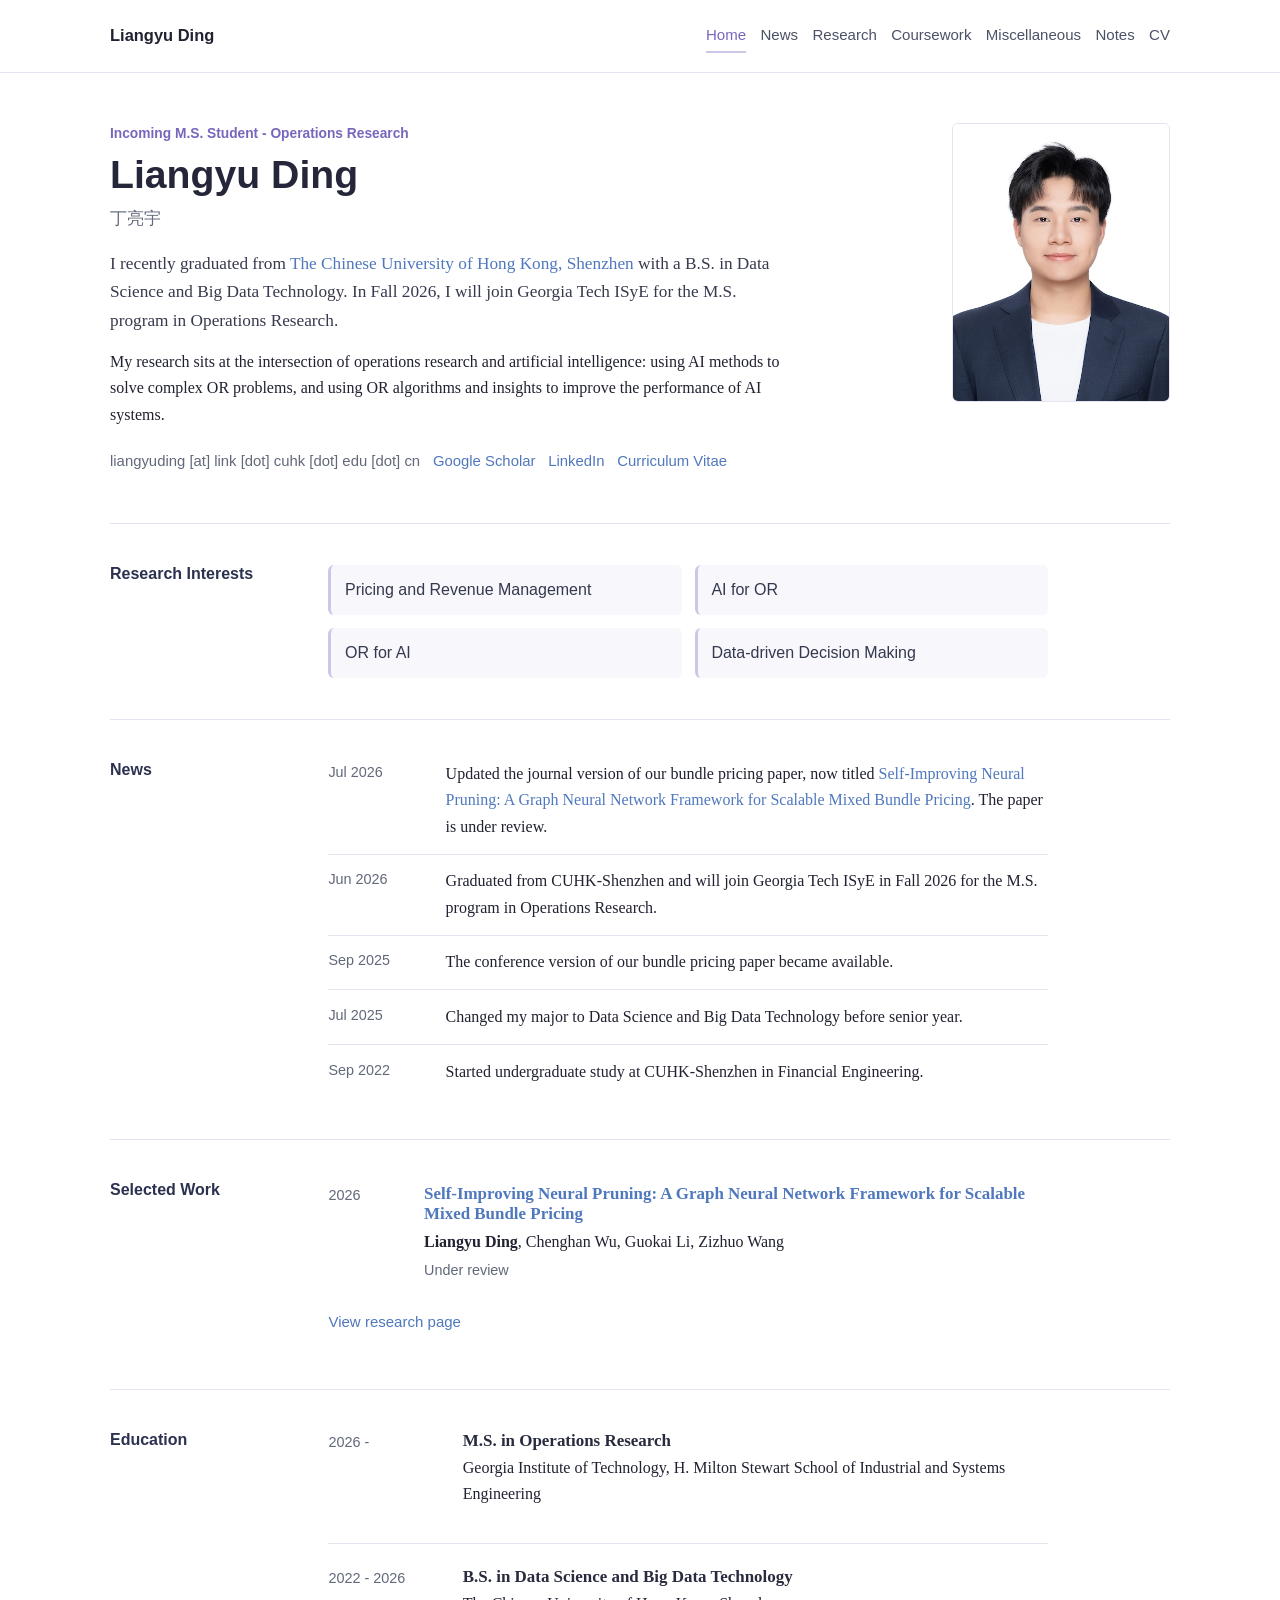
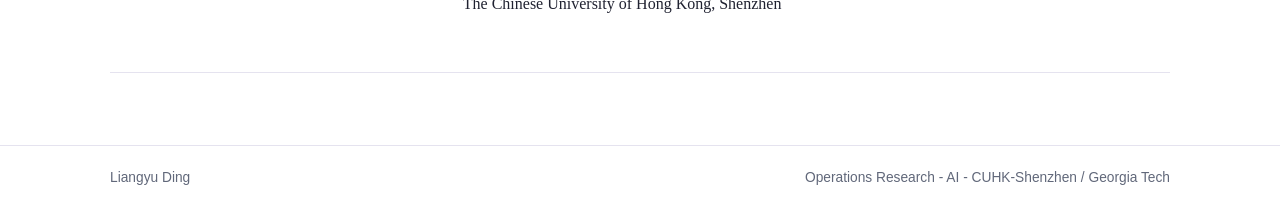
<file: index.html>
<!doctype html>
<html lang="en">
<head>
  <meta charset="utf-8">
  <meta name="viewport" content="width=device-width, initial-scale=1">
  <title>Liangyu Ding</title>
  <meta name="description" content="Liangyu Ding, incoming M.S. student in Operations Research at Georgia Tech ISyE.">
  <link rel="stylesheet" href="jemdoc.css?v=20260704">
</head>
<body>
  <a class="skip-link" href="#content">Skip to content</a>

  <header class="site-header">
    <div class="site-header__inner">
      <a class="site-name" href="index.html">Liangyu Ding</a>
      <nav class="site-nav" aria-label="Primary navigation">
        <a href="index.html" aria-current="page">Home</a>
        <a href="#news">News</a>
        <a href="research.html">Research</a>
        <a href="teaching.html">Coursework</a>
        <a href="misc.html">Miscellaneous</a>
        <a href="notes.html">Notes</a>
        <a href="CV/Liangyu_CV.pdf">CV</a>
      </nav>
    </div>
  </header>

  <main id="content" class="page">
    <section class="profile">
      <div class="profile__text">
        <p class="eyebrow">Incoming M.S. Student - Operations Research</p>
        <h1>Liangyu Ding</h1>
        <p class="chinese-name">丁亮宇</p>
        <p class="lead">
          I recently graduated from <a href="https://www.cuhk.edu.cn/en" target="_blank" rel="noopener">The Chinese University of Hong Kong, Shenzhen</a>
          with a B.S. in Data Science and Big Data Technology. In Fall 2026, I will join
          Georgia Tech ISyE for the M.S. program in Operations Research.
        </p>
        <p>
          My research sits at the intersection of operations research and artificial intelligence:
          using AI methods to solve complex OR problems, and using OR algorithms and insights to
          improve the performance of AI systems.
        </p>
        <div class="quick-links" aria-label="Profile links">
          <span>liangyuding [at] link [dot] cuhk [dot] edu [dot] cn</span>
          <a href="https://scholar.google.com/citations?hl=zh-CN&amp;user=XsLrz0gAAAAJ" target="_blank" rel="noopener">Google Scholar</a>
          <a href="https://www.linkedin.com/in/liangyu-ding" target="_blank" rel="noopener">LinkedIn</a>
          <a href="CV/Liangyu_CV.pdf">Curriculum Vitae</a>
        </div>
      </div>

      <figure class="portrait">
        <img src="Photos/photo.JPG" alt="Portrait of Liangyu Ding">
      </figure>
    </section>

    <section id="about" class="section-row">
      <div class="section-label">
        <h2>Research Interests</h2>
      </div>
      <div class="section-body">
        <ul class="interest-grid" aria-label="Research interests">
          <li>Pricing and Revenue Management</li>
          <li>AI for OR</li>
          <li>OR for AI</li>
          <li>Data-driven Decision Making</li>
        </ul>
      </div>
    </section>

    <section id="news" class="section-row">
      <div class="section-label">
        <h2>News</h2>
      </div>
      <div class="section-body">
        <ol class="news-list">
          <li>
            <time datetime="2026-07">Jul 2026</time>
            <span>Updated the journal version of our bundle pricing paper, now titled <a href="https://arxiv.org/pdf/2509.22557" target="_blank" rel="noopener">Self-Improving Neural Pruning: A Graph Neural Network Framework for Scalable Mixed Bundle Pricing</a>. The paper is under review.</span>
          </li>
          <li>
            <time datetime="2026-06">Jun 2026</time>
            <span>Graduated from CUHK-Shenzhen and will join Georgia Tech ISyE in Fall 2026 for the M.S. program in Operations Research.</span>
          </li>
          <li>
            <time datetime="2025-09">Sep 2025</time>
            <span>The conference version of our bundle pricing paper became available.</span>
          </li>
          <li>
            <time datetime="2025-07">Jul 2025</time>
            <span>Changed my major to Data Science and Big Data Technology before senior year.</span>
          </li>
          <li>
            <time datetime="2022-09">Sep 2022</time>
            <span>Started undergraduate study at CUHK-Shenzhen in Financial Engineering.</span>
          </li>
        </ol>
      </div>
    </section>

    <section id="research" class="section-row">
      <div class="section-label">
        <h2>Selected Work</h2>
      </div>
      <div class="section-body">
        <article class="publication">
          <div class="publication__year">2026</div>
          <div>
            <h3><a href="https://arxiv.org/pdf/2509.22557" target="_blank" rel="noopener">Self-Improving Neural Pruning: A Graph Neural Network Framework for Scalable Mixed Bundle Pricing</a></h3>
            <p><strong>Liangyu Ding</strong>, Chenghan Wu, Guokai Li, Zizhuo Wang</p>
            <p class="meta">Under review</p>
          </div>
        </article>
        <p class="section-note"><a href="research.html">View research page</a></p>
      </div>
    </section>

    <section id="education" class="section-row">
      <div class="section-label">
        <h2>Education</h2>
      </div>
      <div class="section-body">
        <div class="timeline-item">
          <div class="timeline-item__date">2026 -</div>
          <div>
            <h3>M.S. in Operations Research</h3>
            <p>Georgia Institute of Technology, H. Milton Stewart School of Industrial and Systems Engineering</p>
          </div>
        </div>
        <div class="timeline-item">
          <div class="timeline-item__date">2022 - 2026</div>
          <div>
            <h3>B.S. in Data Science and Big Data Technology</h3>
            <p>The Chinese University of Hong Kong, Shenzhen</p>
          </div>
        </div>
      </div>
    </section>
  </main>

  <footer class="site-footer">
    <div class="site-footer__inner">
      <span>Liangyu Ding</span>
      <span>Operations Research - AI - CUHK-Shenzhen / Georgia Tech</span>
    </div>
  </footer>
</body>
</html>
</file>
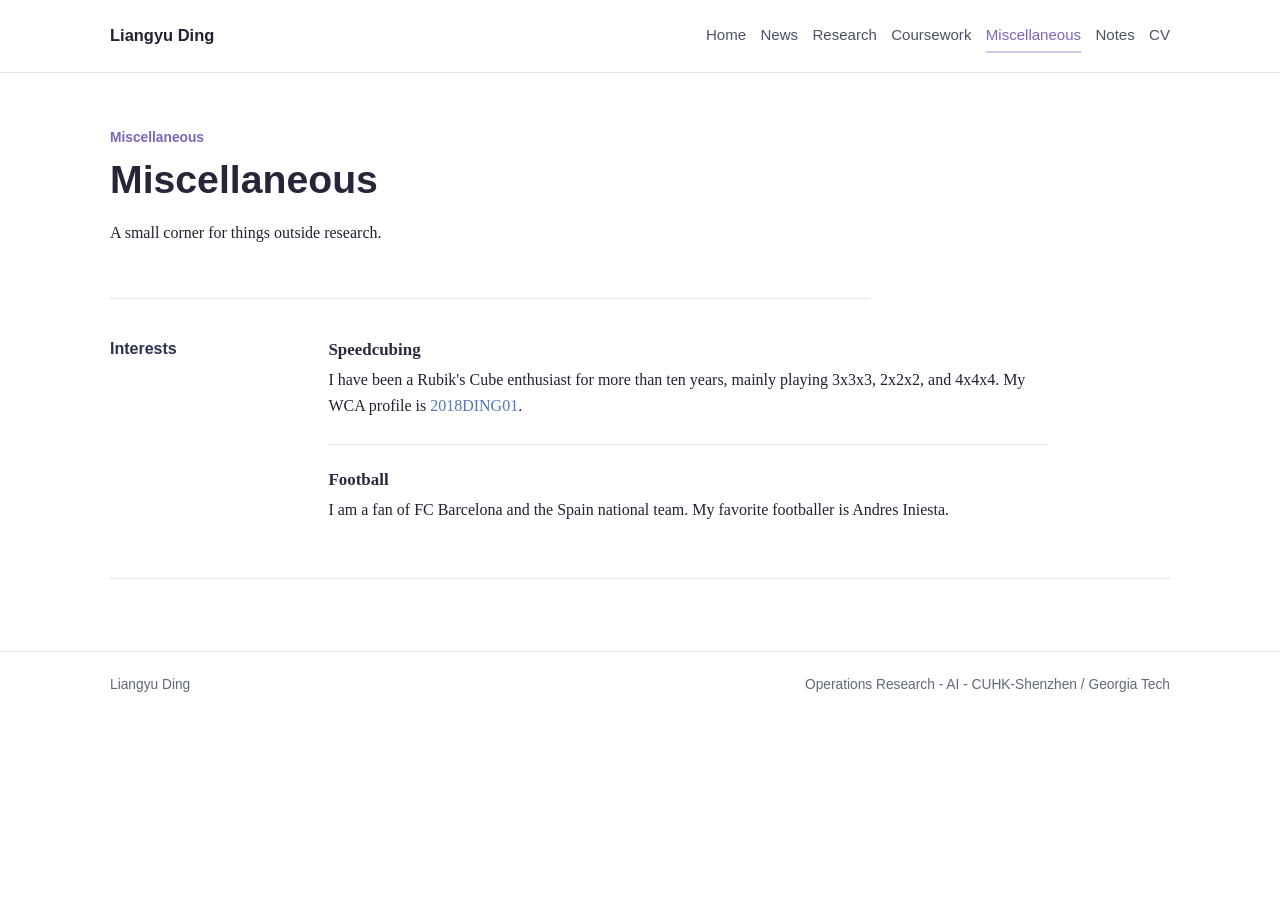
<file: misc.html>
<!doctype html>
<html lang="en">
<head>
  <meta charset="utf-8">
  <meta name="viewport" content="width=device-width, initial-scale=1">
  <title>Miscellaneous - Liangyu Ding</title>
  <meta name="description" content="Miscellaneous interests of Liangyu Ding.">
  <link rel="stylesheet" href="jemdoc.css?v=20260704">
</head>
<body>
  <a class="skip-link" href="#content">Skip to content</a>

  <header class="site-header">
    <div class="site-header__inner">
      <a class="site-name" href="index.html">Liangyu Ding</a>
      <nav class="site-nav" aria-label="Primary navigation">
        <a href="index.html">Home</a>
        <a href="index.html#news">News</a>
        <a href="research.html">Research</a>
        <a href="teaching.html">Coursework</a>
        <a href="misc.html" aria-current="page">Miscellaneous</a>
        <a href="notes.html">Notes</a>
        <a href="CV/Liangyu_CV.pdf">CV</a>
      </nav>
    </div>
  </header>

  <main id="content" class="page page--sub">
    <section class="page-title">
      <p class="eyebrow">Miscellaneous</p>
      <h1>Miscellaneous</h1>
      <p>A small corner for things outside research.</p>
    </section>

    <section class="section-row">
      <div class="section-label">
        <h2>Interests</h2>
      </div>
      <div class="section-body">
        <div class="course-group">
          <h3>Speedcubing</h3>
          <p>
            I have been a Rubik's Cube enthusiast for more than ten years, mainly playing 3x3x3,
            2x2x2, and 4x4x4. My WCA profile is
            <a href="https://www.worldcubeassociation.org/persons/2018DING01" target="_blank" rel="noopener">2018DING01</a>.
          </p>
        </div>
        <div class="course-group">
          <h3>Football</h3>
          <p>
            I am a fan of FC Barcelona and the Spain national team. My favorite footballer is
            Andres Iniesta.
          </p>
        </div>
      </div>
    </section>
  </main>

  <footer class="site-footer">
    <div class="site-footer__inner">
      <span>Liangyu Ding</span>
      <span>Operations Research - AI - CUHK-Shenzhen / Georgia Tech</span>
    </div>
  </footer>
</body>
</html>
</file>
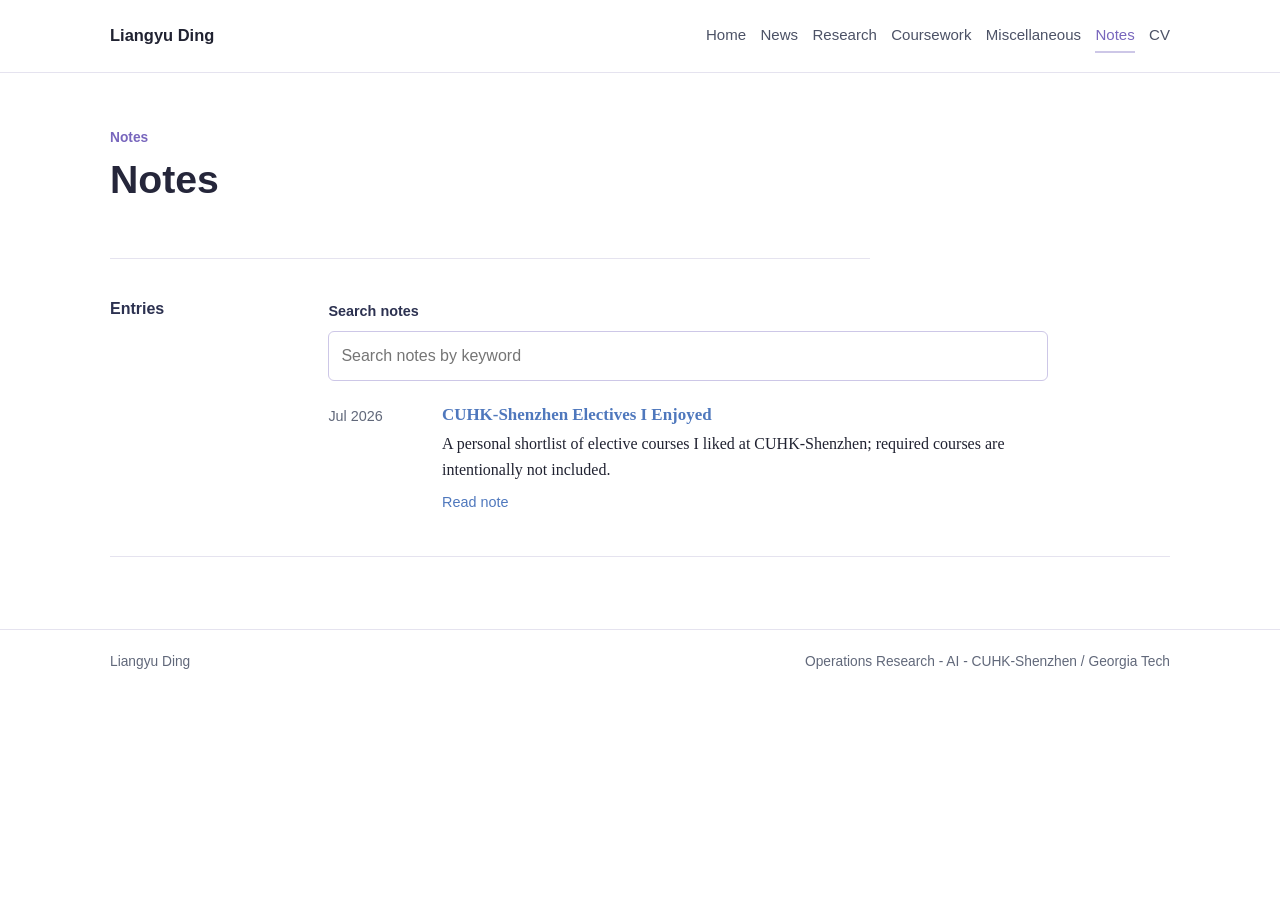
<file: notes.html>
<!doctype html>
<html lang="en">
<head>
  <meta charset="utf-8">
  <meta name="viewport" content="width=device-width, initial-scale=1">
  <title>Notes - Liangyu Ding</title>
  <meta name="description" content="Notes by Liangyu Ding.">
  <link rel="stylesheet" href="jemdoc.css?v=20260704">
</head>
<body>
  <a class="skip-link" href="#content">Skip to content</a>

  <header class="site-header">
    <div class="site-header__inner">
      <a class="site-name" href="index.html">Liangyu Ding</a>
      <nav class="site-nav" aria-label="Primary navigation">
        <a href="index.html">Home</a>
        <a href="index.html#news">News</a>
        <a href="research.html">Research</a>
        <a href="teaching.html">Coursework</a>
        <a href="misc.html">Miscellaneous</a>
        <a href="notes.html" aria-current="page">Notes</a>
        <a href="CV/Liangyu_CV.pdf">CV</a>
      </nav>
    </div>
  </header>

  <main id="content" class="page page--sub">
    <section class="page-title">
      <p class="eyebrow">Notes</p>
      <h1>Notes</h1>
    </section>

    <section class="section-row">
      <div class="section-label">
        <h2>Entries</h2>
      </div>
      <div class="section-body">
        <div class="search-panel" role="search">
          <label for="notes-search">Search notes</label>
          <input id="notes-search" type="search" placeholder="Search notes by keyword" autocomplete="off">
        </div>
        <p id="notes-empty" class="empty-state empty-state--near" hidden>No matching notes.</p>

        <div class="note-list" id="notes-list">
          <article class="note-entry" data-search-item data-search="cuhksz elective courses course recommendation mathematical analysis partial differential equations numerical methods statistical modelling financial markets optimization convex stochastic process dynamic programming">
            <div class="note-entry__date">Jul 2026</div>
            <div>
              <h3><a href="notes/cuhksz-electives.html">CUHK-Shenzhen Electives I Enjoyed</a></h3>
              <p class="note-summary">A personal shortlist of elective courses I liked at CUHK-Shenzhen; required courses are intentionally not included.</p>
              <p class="note-actions"><a href="notes/cuhksz-electives.html">Read note</a></p>
            </div>
          </article>
        </div>
      </div>
    </section>
  </main>

  <footer class="site-footer">
    <div class="site-footer__inner">
      <span>Liangyu Ding</span>
      <span>Operations Research - AI - CUHK-Shenzhen / Georgia Tech</span>
    </div>
  </footer>

  <script src="site.js"></script>
</body>
</html>
</file>
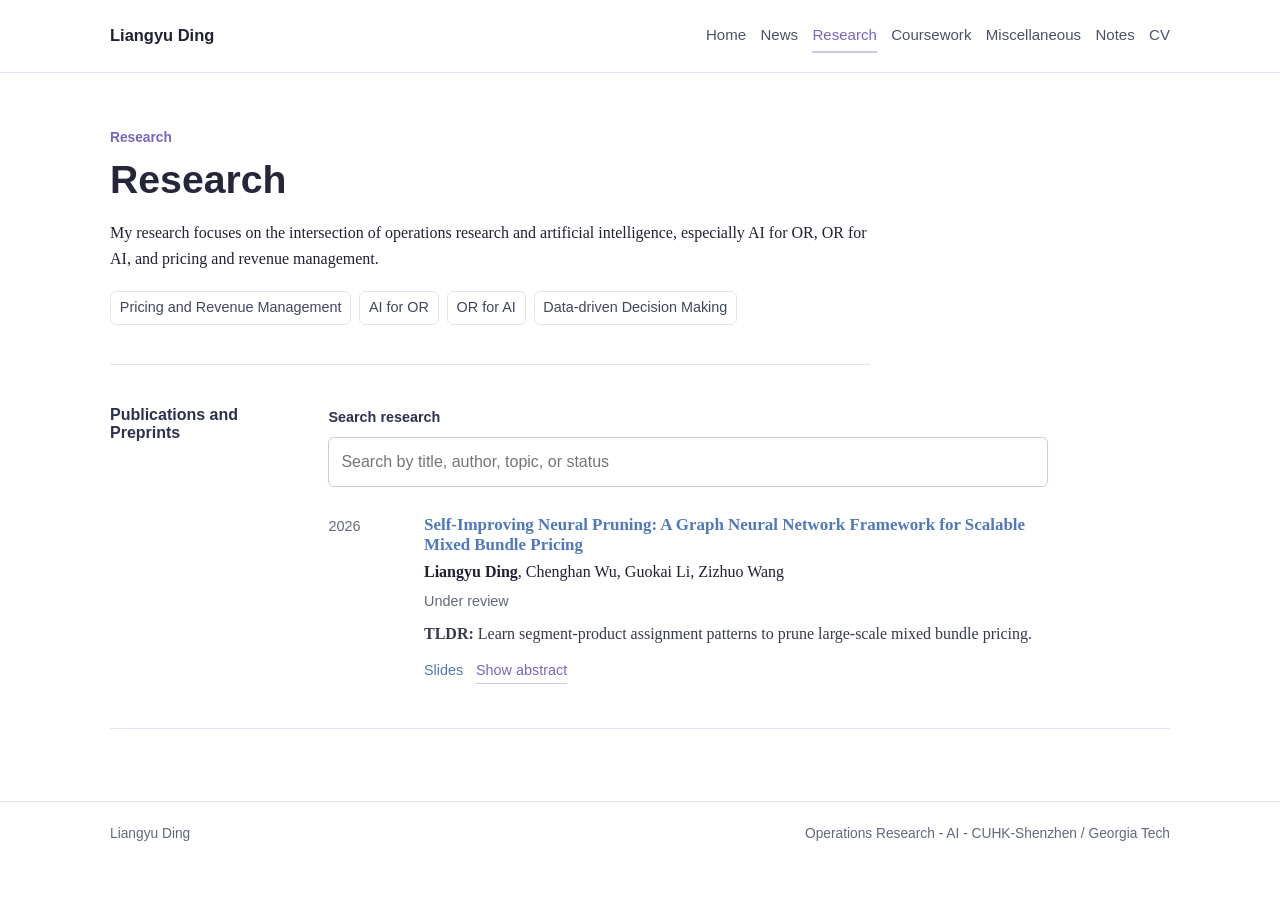
<file: research.html>
<!doctype html>
<html lang="en">
<head>
  <meta charset="utf-8">
  <meta name="viewport" content="width=device-width, initial-scale=1">
  <title>Research - Liangyu Ding</title>
  <meta name="description" content="Research by Liangyu Ding.">
  <link rel="stylesheet" href="jemdoc.css?v=20260704">
</head>
<body>
  <a class="skip-link" href="#content">Skip to content</a>

  <header class="site-header">
    <div class="site-header__inner">
      <a class="site-name" href="index.html">Liangyu Ding</a>
      <nav class="site-nav" aria-label="Primary navigation">
        <a href="index.html">Home</a>
        <a href="index.html#news">News</a>
        <a href="research.html" aria-current="page">Research</a>
        <a href="teaching.html">Coursework</a>
        <a href="misc.html">Miscellaneous</a>
        <a href="notes.html">Notes</a>
        <a href="CV/Liangyu_CV.pdf">CV</a>
      </nav>
    </div>
  </header>

  <main id="content" class="page page--sub">
    <section class="page-title">
      <p class="eyebrow">Research</p>
      <h1>Research</h1>
      <p>
        My research focuses on the intersection of operations research and artificial intelligence,
        especially AI for OR, OR for AI, and pricing and revenue management.
      </p>
      <ul class="tag-list" aria-label="Research interests">
        <li>Pricing and Revenue Management</li>
        <li>AI for OR</li>
        <li>OR for AI</li>
        <li>Data-driven Decision Making</li>
      </ul>
    </section>

    <section class="section-row">
      <div class="section-label">
        <h2>Publications and Preprints</h2>
      </div>
      <div class="section-body">
        <div class="search-panel" role="search">
          <label for="research-search">Search research</label>
          <input id="research-search" type="search" placeholder="Search by title, author, topic, or status" autocomplete="off">
        </div>
        <p id="research-empty" class="empty-state empty-state--near" hidden>No matching research items.</p>

        <div class="publication-list" id="research-list">
          <article class="publication publication--interactive" data-search-item data-search="Self-Improving Neural Pruning Graph Neural Network Framework Scalable Mixed Bundle Pricing Liangyu Ding Chenghan Wu Guokai Li Zizhuo Wang AI for OR pricing revenue management mixed bundle pricing under review">
            <div class="publication__year">2026</div>
            <div>
              <h3><a href="https://arxiv.org/pdf/2509.22557" target="_blank" rel="noopener">Self-Improving Neural Pruning: A Graph Neural Network Framework for Scalable Mixed Bundle Pricing</a></h3>
              <p><strong>Liangyu Ding</strong>, Chenghan Wu, Guokai Li, Zizhuo Wang</p>
              <p class="meta">Under review</p>
              <p class="tldr"><strong>TLDR:</strong> Learn segment-product assignment patterns to prune large-scale mixed bundle pricing.</p>
              <div class="publication-actions">
                <a href="slides/slide.pdf" target="_blank" rel="noopener">Slides</a>
                <button type="button" class="text-button" data-abstract-toggle aria-expanded="false" aria-controls="abstract-bundle-pricing">Show abstract</button>
              </div>
              <div id="abstract-bundle-pricing" class="abstract" hidden>
                <p>
                  Mixed bundle pricing is a classic revenue management problem arising in industries such
                  as e-commerce, tourism, and video games. It refers to designing product combinations
                  (i.e., <em>bundles</em>) and determining their prices to maximize expected profit.
                  Exact mixed bundling formulations capture this structure but are computationally
                  intractable because the number of possible bundles grows exponentially with the number
                  of products. We propose a graph neural network (GNN)-guided pruning framework for
                  scalable (non-)additive bundle pricing. Instead of learning on the exponential
                  bundle-level formulation, we encode each instance as a compact customer-product graph
                  and train an edge-output GNN to learn the product-assignment probabilities from optimal
                  mixed bundling solutions. The predicted probabilities are then converted into restricted
                  candidate bundle families through fixed cutoff pruning and progressive cutoff pruning;
                  the final prices and assignments are obtained by solving the mixed bundling formulation
                  over the retained bundles. We further introduce a <em>GNN-guided local search</em> and
                  an <em>iterative self-improvement procedure</em> for larger instances. The local search
                  refines the retained bundle family by prioritizing high-confidence add/drop moves, while
                  the iterative self-improvement procedure generates high-quality solutions on larger
                  instances for retraining. Theoretically, we show that under mild distinguishability
                  conditions the proposed edge-output GNN class is expressive enough to recover the
                  optimal product-assignment mapping. Experiments show that the proposed policies recover
                  over 98% of the optimal profit on small instances and outperform the well-known
                  bundle-size pricing policy on larger instances with substantial runtime savings.
                </p>
              </div>
            </div>
          </article>
        </div>
      </div>
    </section>
  </main>

  <footer class="site-footer">
    <div class="site-footer__inner">
      <span>Liangyu Ding</span>
      <span>Operations Research - AI - CUHK-Shenzhen / Georgia Tech</span>
    </div>
  </footer>

  <script src="site.js"></script>
</body>
</html>
</file>
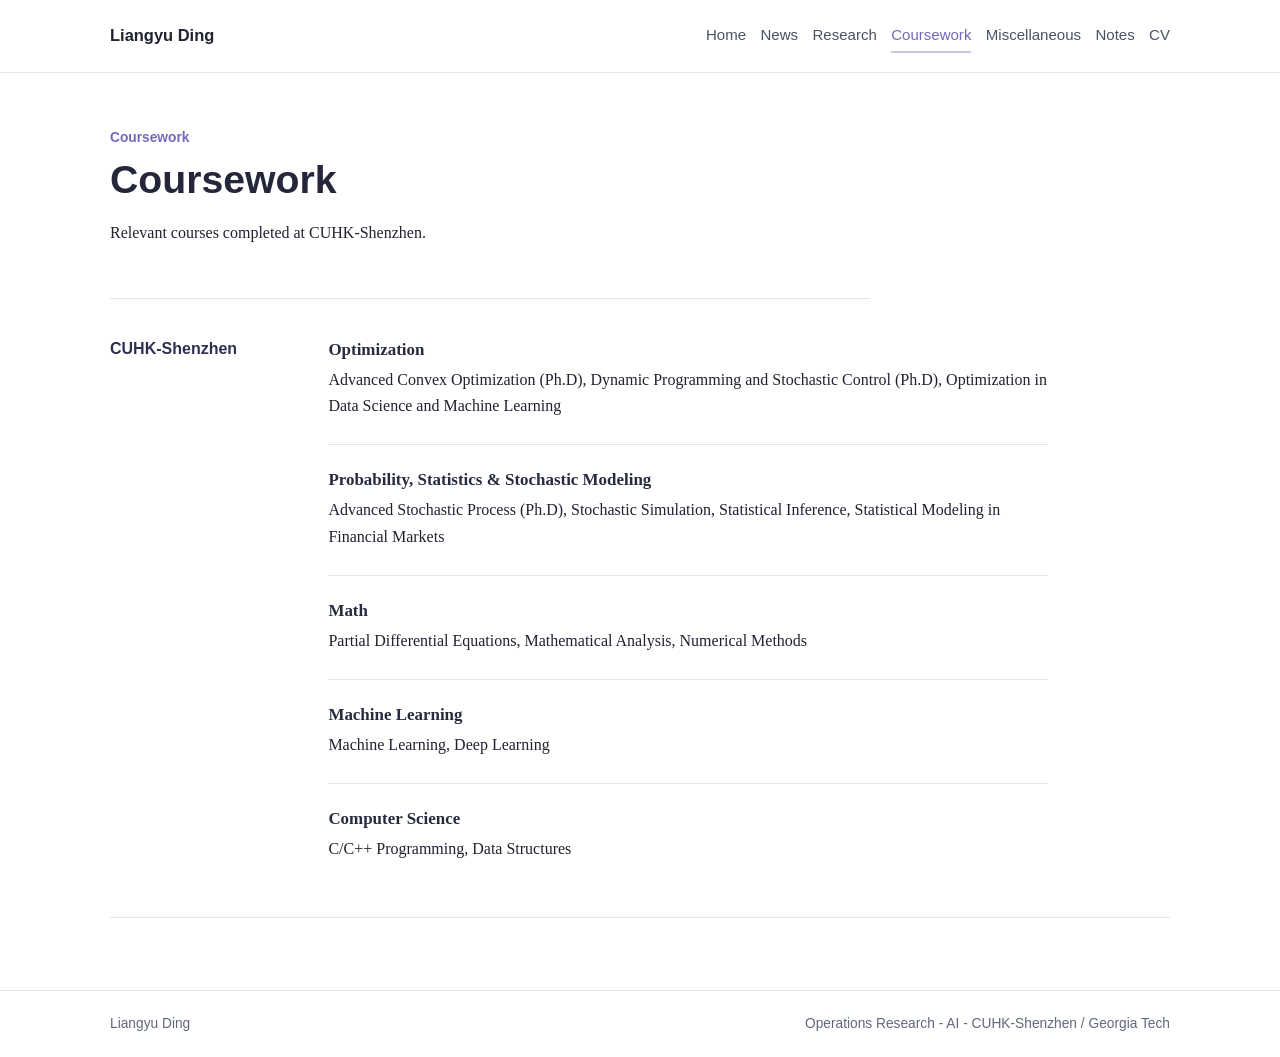
<file: teaching.html>
<!doctype html>
<html lang="en">
<head>
  <meta charset="utf-8">
  <meta name="viewport" content="width=device-width, initial-scale=1">
  <title>Coursework - Liangyu Ding</title>
  <meta name="description" content="Relevant coursework by Liangyu Ding.">
  <link rel="stylesheet" href="jemdoc.css?v=20260704">
</head>
<body>
  <a class="skip-link" href="#content">Skip to content</a>

  <header class="site-header">
    <div class="site-header__inner">
      <a class="site-name" href="index.html">Liangyu Ding</a>
      <nav class="site-nav" aria-label="Primary navigation">
        <a href="index.html">Home</a>
        <a href="index.html#news">News</a>
        <a href="research.html">Research</a>
        <a href="teaching.html" aria-current="page">Coursework</a>
        <a href="misc.html">Miscellaneous</a>
        <a href="notes.html">Notes</a>
        <a href="CV/Liangyu_CV.pdf">CV</a>
      </nav>
    </div>
  </header>

  <main id="content" class="page page--sub">
    <section class="page-title">
      <p class="eyebrow">Coursework</p>
      <h1>Coursework</h1>
      <p>Relevant courses completed at CUHK-Shenzhen.</p>
    </section>

    <section class="section-row">
      <div class="section-label">
        <h2>CUHK-Shenzhen</h2>
      </div>
      <div class="section-body">
        <div class="course-group">
          <h3>Optimization</h3>
          <p>Advanced Convex Optimization (Ph.D), Dynamic Programming and Stochastic Control (Ph.D), Optimization in Data Science and Machine Learning</p>
        </div>
        <div class="course-group">
          <h3>Probability, Statistics &amp; Stochastic Modeling</h3>
          <p>Advanced Stochastic Process (Ph.D), Stochastic Simulation, Statistical Inference, Statistical Modeling in Financial Markets</p>
        </div>
        <div class="course-group">
          <h3>Math</h3>
          <p>Partial Differential Equations, Mathematical Analysis, Numerical Methods</p>
        </div>
        <div class="course-group">
          <h3>Machine Learning</h3>
          <p>Machine Learning, Deep Learning</p>
        </div>
        <div class="course-group">
          <h3>Computer Science</h3>
          <p>C/C++ Programming, Data Structures</p>
        </div>
      </div>
    </section>
  </main>

  <footer class="site-footer">
    <div class="site-footer__inner">
      <span>Liangyu Ding</span>
      <span>Operations Research - AI - CUHK-Shenzhen / Georgia Tech</span>
    </div>
  </footer>
</body>
</html>
</file>
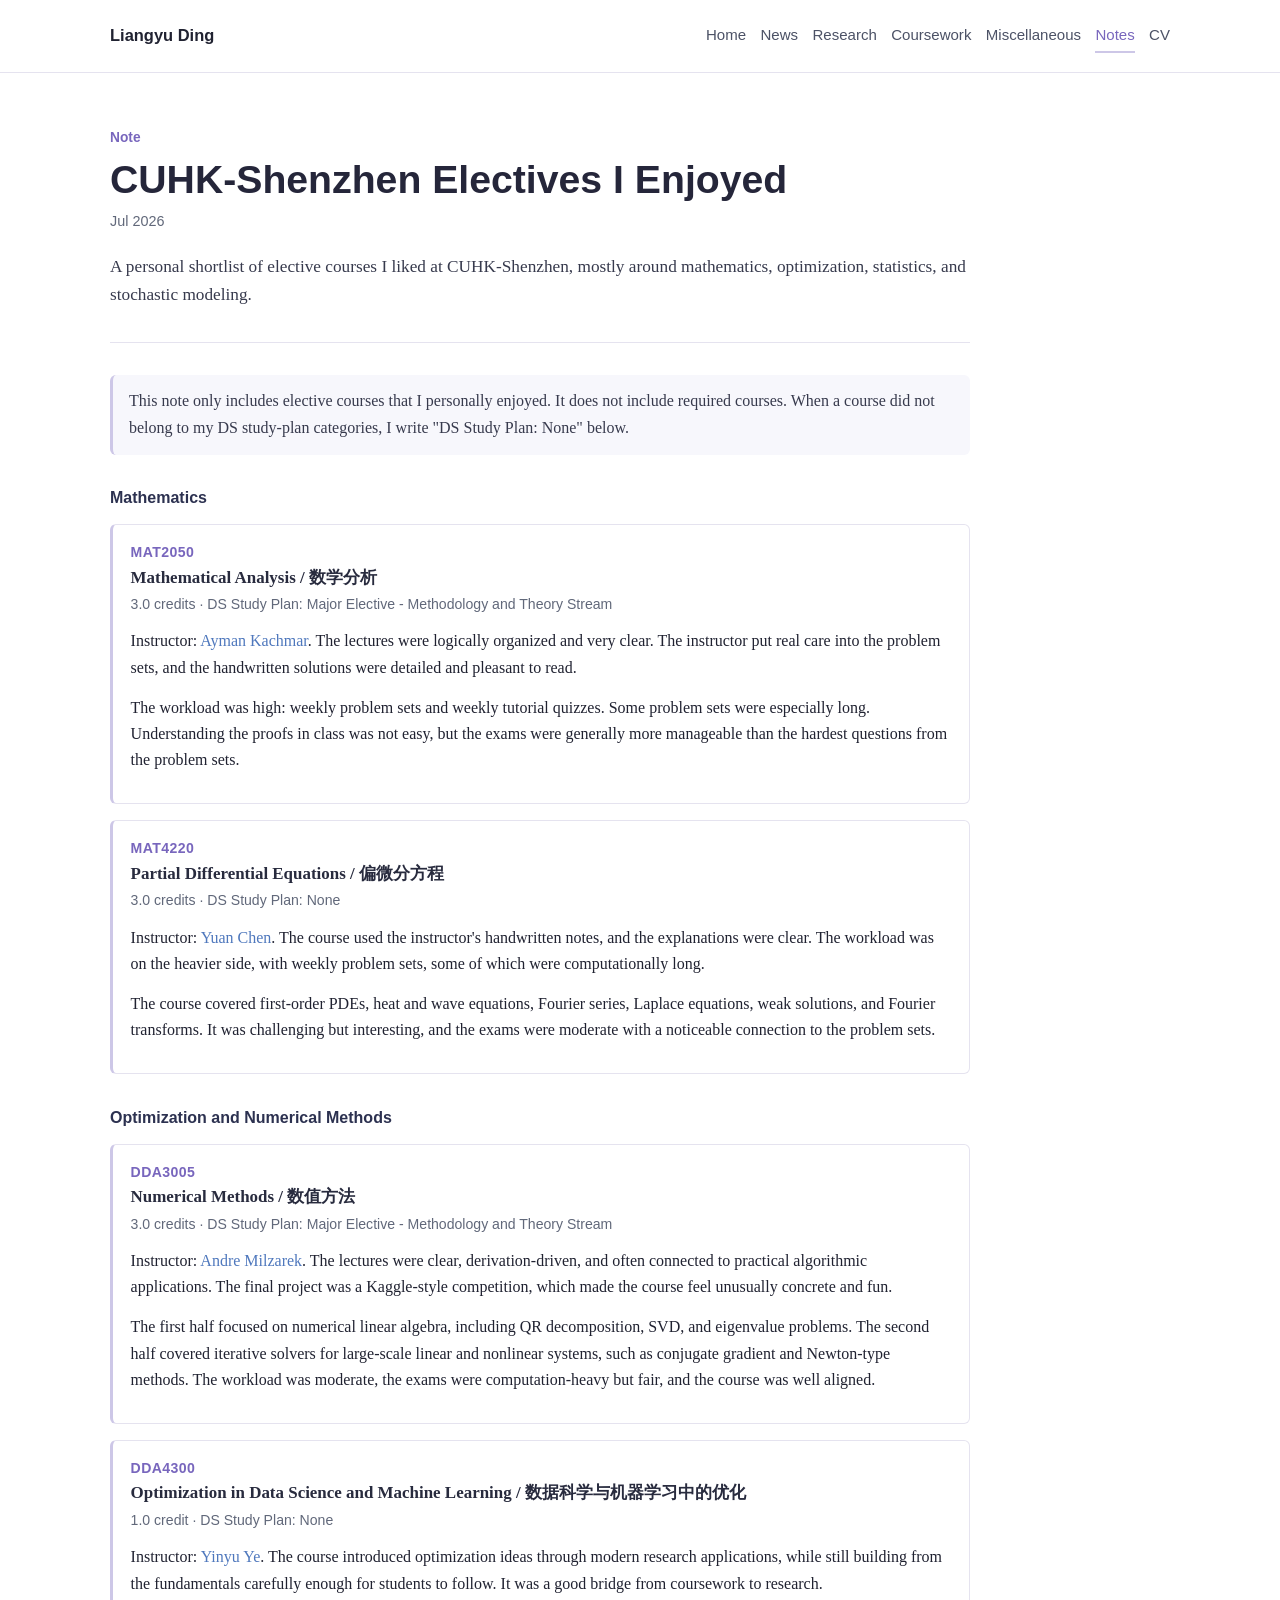
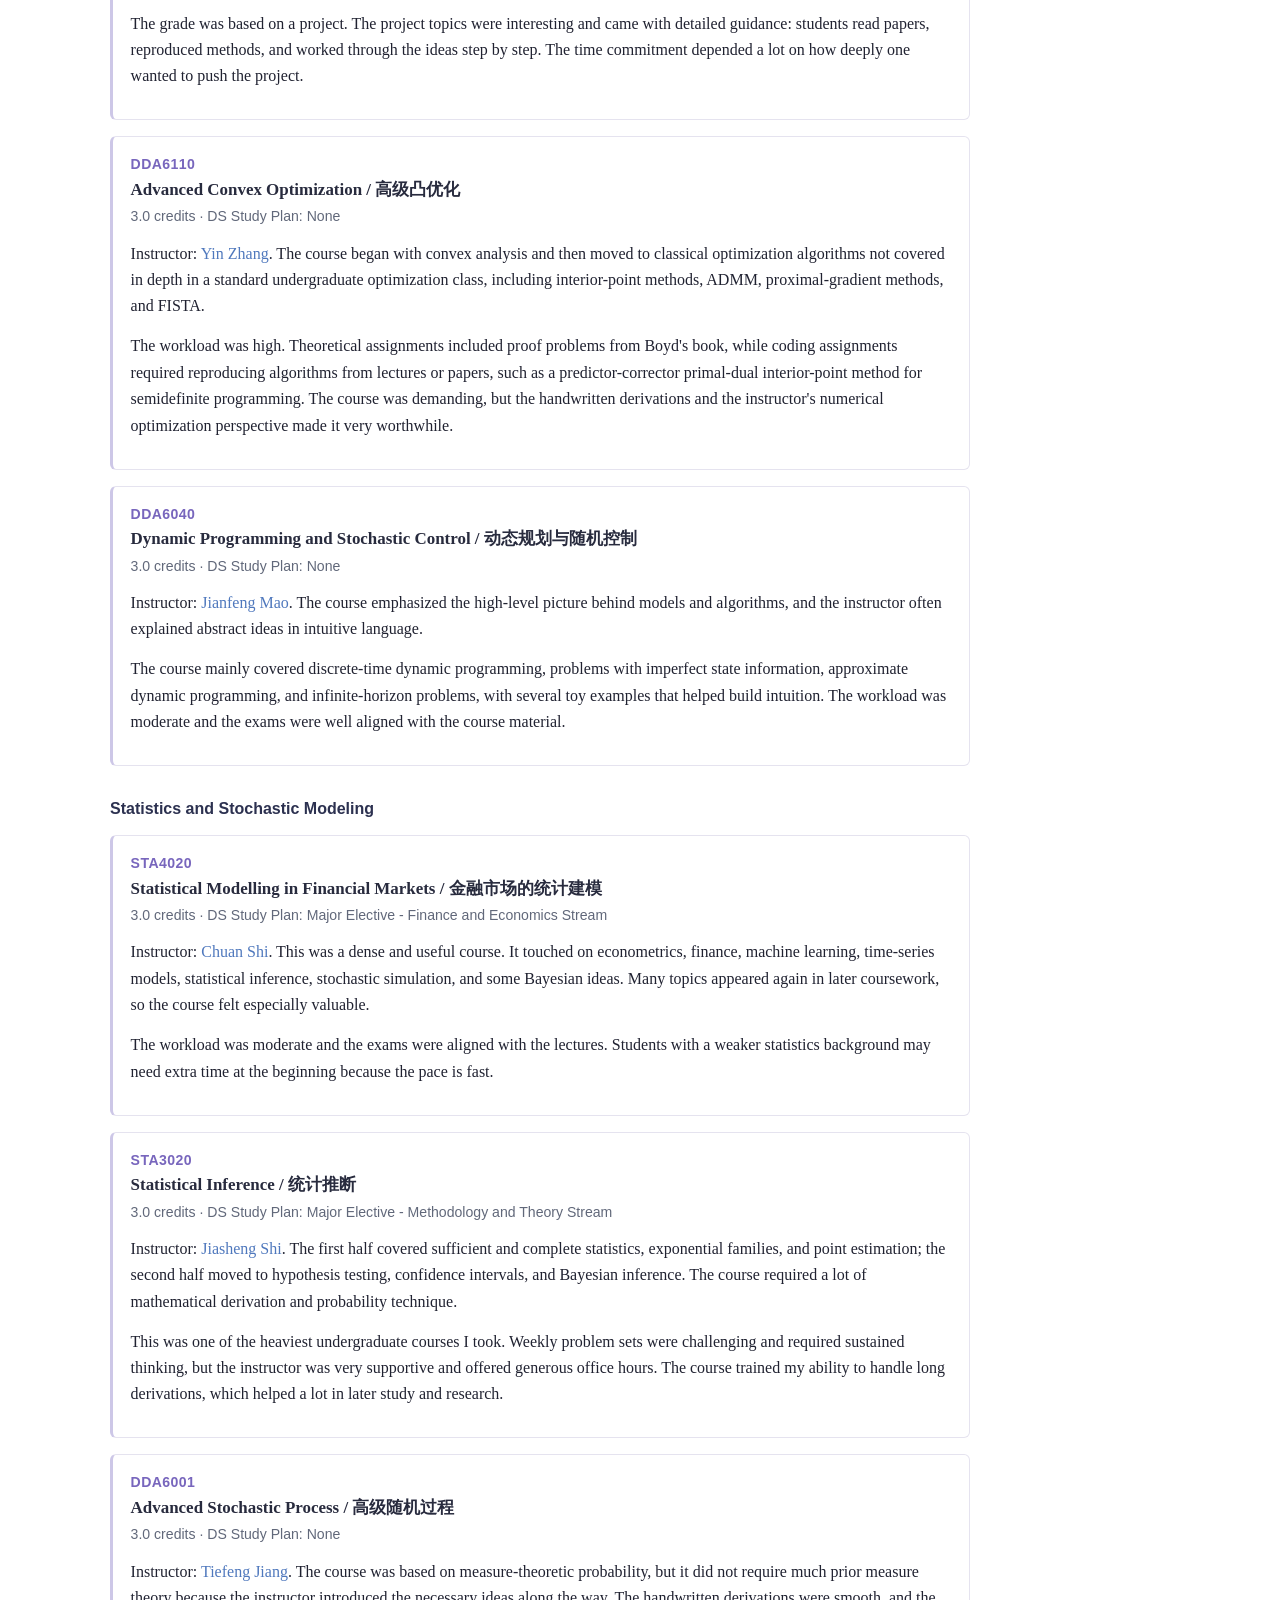
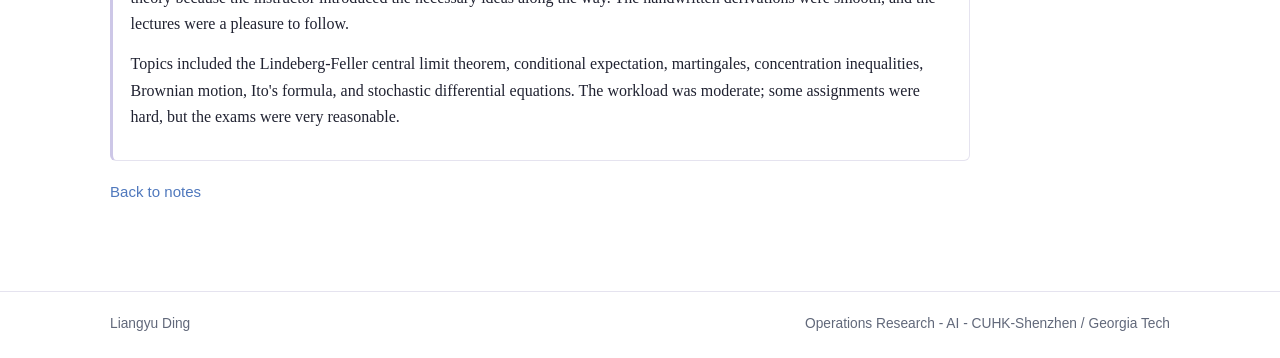
<file: notes/cuhksz-electives.html>
<!doctype html>
<html lang="en">
<head>
  <meta charset="utf-8">
  <meta name="viewport" content="width=device-width, initial-scale=1">
  <title>CUHK-Shenzhen Electives I Enjoyed - Liangyu Ding</title>
  <meta name="description" content="A personal note recommending elective courses at CUHK-Shenzhen.">
  <link rel="stylesheet" href="../jemdoc.css?v=20260704">
</head>
<body>
  <a class="skip-link" href="#content">Skip to content</a>

  <header class="site-header">
    <div class="site-header__inner">
      <a class="site-name" href="../index.html">Liangyu Ding</a>
      <nav class="site-nav" aria-label="Primary navigation">
        <a href="../index.html">Home</a>
        <a href="../index.html#news">News</a>
        <a href="../research.html">Research</a>
        <a href="../teaching.html">Coursework</a>
        <a href="../misc.html">Miscellaneous</a>
        <a href="../notes.html" aria-current="page">Notes</a>
        <a href="../CV/Liangyu_CV.pdf">CV</a>
      </nav>
    </div>
  </header>

  <main id="content" class="page page--sub">
    <article class="note-page note-page--wide">
      <p class="eyebrow">Note</p>
      <h1>CUHK-Shenzhen Electives I Enjoyed</h1>
      <p class="note-page__meta">Jul 2026</p>
      <p class="note-page__dek">
        A personal shortlist of elective courses I liked at CUHK-Shenzhen, mostly around mathematics,
        optimization, statistics, and stochastic modeling.
      </p>

      <div class="note-page__body">
        <p class="note-callout">
          This note only includes elective courses that I personally enjoyed. It does not include required
          courses. When a course did not belong to my DS study-plan categories, I write "DS Study Plan: None"
          below.
        </p>

        <section class="note-section">
          <h2>Mathematics</h2>
          <div class="course-note-list">
            <article class="course-note">
              <p class="course-note__code">MAT2050</p>
              <h3>Mathematical Analysis / 数学分析</h3>
              <p class="course-note__meta">3.0 credits · DS Study Plan: Major Elective - Methodology and Theory Stream</p>
              <p>
                Instructor: <a href="https://sse.cuhk.edu.cn/en/faculty/aymankachmar">Ayman Kachmar</a>.
                The lectures were logically organized and very clear. The instructor put real care into
                the problem sets, and the handwritten solutions were detailed and pleasant to read.
              </p>
              <p>
                The workload was high: weekly problem sets and weekly tutorial quizzes. Some problem sets
                were especially long. Understanding the proofs in class was not easy, but the exams were
                generally more manageable than the hardest questions from the problem sets.
              </p>
            </article>

            <article class="course-note">
              <p class="course-note__code">MAT4220</p>
              <h3>Partial Differential Equations / 偏微分方程</h3>
              <p class="course-note__meta">3.0 credits · DS Study Plan: None</p>
              <p>
                Instructor: <a href="https://sse.cuhk.edu.cn/en/faculty/chenyuan">Yuan Chen</a>. The
                course used the instructor's handwritten notes, and the explanations were clear. The
                workload was on the heavier side, with weekly problem sets, some of which were
                computationally long.
              </p>
              <p>
                The course covered first-order PDEs, heat and wave equations, Fourier series, Laplace
                equations, weak solutions, and Fourier transforms. It was challenging but interesting,
                and the exams were moderate with a noticeable connection to the problem sets.
              </p>
            </article>
          </div>
        </section>

        <section class="note-section">
          <h2>Optimization and Numerical Methods</h2>
          <div class="course-note-list">
            <article class="course-note">
              <p class="course-note__code">DDA3005</p>
              <h3>Numerical Methods / 数值方法</h3>
              <p class="course-note__meta">3.0 credits · DS Study Plan: Major Elective - Methodology and Theory Stream</p>
              <p>
                Instructor: <a href="https://sds.cuhk.edu.cn/en/teacher/64">Andre Milzarek</a>. The
                lectures were clear, derivation-driven, and often connected to practical algorithmic
                applications. The final project was a Kaggle-style competition, which made the course feel
                unusually concrete and fun.
              </p>
              <p>
                The first half focused on numerical linear algebra, including QR decomposition, SVD, and
                eigenvalue problems. The second half covered iterative solvers for large-scale linear and
                nonlinear systems, such as conjugate gradient and Newton-type methods. The workload was
                moderate, the exams were computation-heavy but fair, and the course was well aligned.
              </p>
            </article>

            <article class="course-note">
              <p class="course-note__code">DDA4300</p>
              <h3>Optimization in Data Science and Machine Learning / 数据科学与机器学习中的优化</h3>
              <p class="course-note__meta">1.0 credit · DS Study Plan: None</p>
              <p>
                Instructor: <a href="https://sds.cuhk.edu.cn/en/teacher/1750">Yinyu Ye</a>. The course
                introduced optimization ideas through modern research applications, while still building
                from the fundamentals carefully enough for students to follow. It was a good bridge from
                coursework to research.
              </p>
              <p>
                The grade was based on a project. The project topics were interesting and came with detailed
                guidance: students read papers, reproduced methods, and worked through the ideas step by
                step. The time commitment depended a lot on how deeply one wanted to push the project.
              </p>
            </article>

            <article class="course-note">
              <p class="course-note__code">DDA6110</p>
              <h3>Advanced Convex Optimization / 高级凸优化</h3>
              <p class="course-note__meta">3.0 credits · DS Study Plan: None</p>
              <p>
                Instructor: <a href="https://sds.cuhk.edu.cn/en/teacher/57">Yin Zhang</a>. The course
                began with convex analysis and then moved to classical optimization algorithms not covered
                in depth in a standard undergraduate optimization class, including interior-point methods,
                ADMM, proximal-gradient methods, and FISTA.
              </p>
              <p>
                The workload was high. Theoretical assignments included proof problems from Boyd's book,
                while coding assignments required reproducing algorithms from lectures or papers, such as
                a predictor-corrector primal-dual interior-point method for semidefinite programming. The
                course was demanding, but the handwritten derivations and the instructor's numerical
                optimization perspective made it very worthwhile.
              </p>
            </article>

            <article class="course-note">
              <p class="course-note__code">DDA6040</p>
              <h3>Dynamic Programming and Stochastic Control / 动态规划与随机控制</h3>
              <p class="course-note__meta">3.0 credits · DS Study Plan: None</p>
              <p>
                Instructor: <a href="https://sds.cuhk.edu.cn/en/teacher/268">Jianfeng Mao</a>. The course
                emphasized the high-level picture behind models and algorithms, and the instructor often
                explained abstract ideas in intuitive language.
              </p>
              <p>
                The course mainly covered discrete-time dynamic programming, problems with imperfect state
                information, approximate dynamic programming, and infinite-horizon problems, with several
                toy examples that helped build intuition. The workload was moderate and the exams were well
                aligned with the course material.
              </p>
            </article>
          </div>
        </section>

        <section class="note-section">
          <h2>Statistics and Stochastic Modeling</h2>
          <div class="course-note-list">
            <article class="course-note">
              <p class="course-note__code">STA4020</p>
              <h3>Statistical Modelling in Financial Markets / 金融市场的统计建模</h3>
              <p class="course-note__meta">3.0 credits · DS Study Plan: Major Elective - Finance and Economics Stream</p>
              <p>
                Instructor: <a href="https://sds.cuhk.edu.cn/en/teacher/1777">Chuan Shi</a>. This was a
                dense and useful course. It touched on econometrics, finance, machine learning, time-series
                models, statistical inference, stochastic simulation, and some Bayesian ideas. Many topics
                appeared again in later coursework, so the course felt especially valuable.
              </p>
              <p>
                The workload was moderate and the exams were aligned with the lectures. Students with a
                weaker statistics background may need extra time at the beginning because the pace is fast.
              </p>
            </article>

            <article class="course-note">
              <p class="course-note__code">STA3020</p>
              <h3>Statistical Inference / 统计推断</h3>
              <p class="course-note__meta">3.0 credits · DS Study Plan: Major Elective - Methodology and Theory Stream</p>
              <p>
                Instructor: <a href="https://sds.cuhk.edu.cn/en/teacher/966">Jiasheng Shi</a>. The first
                half covered sufficient and complete statistics, exponential families, and point estimation;
                the second half moved to hypothesis testing, confidence intervals, and Bayesian inference.
                The course required a lot of mathematical derivation and probability technique.
              </p>
              <p>
                This was one of the heaviest undergraduate courses I took. Weekly problem sets were
                challenging and required sustained thinking, but the instructor was very supportive and
                offered generous office hours. The course trained my ability to handle long derivations,
                which helped a lot in later study and research.
              </p>
            </article>

            <article class="course-note">
              <p class="course-note__code">DDA6001</p>
              <h3>Advanced Stochastic Process / 高级随机过程</h3>
              <p class="course-note__meta">3.0 credits · DS Study Plan: None</p>
              <p>
                Instructor: <a href="https://sds.cuhk.edu.cn/en/teacher/1150">Tiefeng Jiang</a>. The
                course was based on measure-theoretic probability, but it did not require much prior
                measure theory because the instructor introduced the necessary ideas along the way. The
                handwritten derivations were smooth, and the lectures were a pleasure to follow.
              </p>
              <p>
                Topics included the Lindeberg-Feller central limit theorem, conditional expectation,
                martingales, concentration inequalities, Brownian motion, Ito's formula, and stochastic
                differential equations. The workload was moderate; some assignments were hard, but the exams
                were very reasonable.
              </p>
            </article>

          </div>
        </section>
      </div>

      <p class="section-note"><a href="../notes.html">Back to notes</a></p>
    </article>
  </main>

  <footer class="site-footer">
    <div class="site-footer__inner">
      <span>Liangyu Ding</span>
      <span>Operations Research - AI - CUHK-Shenzhen / Georgia Tech</span>
    </div>
  </footer>
</body>
</html>
</file>
<file: jemdoc.css>
:root {
  --ink: #202231;
  --muted: #61687a;
  --soft: #f7f7fc;
  --line: #e5e3ef;
  --line-strong: #cdc7e7;
  --blue: #4f78bd;
  --purple: #7866bd;
  --purple-soft: #f3f0fb;
  --max-width: 1060px;
}

* {
  box-sizing: border-box;
}

html {
  scroll-behavior: smooth;
}

body {
  margin: 0;
  background: #ffffff;
  color: var(--ink);
  font-family: Charter, Georgia, "Times New Roman", serif;
  font-size: 16px;
  line-height: 1.65;
  letter-spacing: 0;
}

a {
  color: var(--blue);
  text-decoration: none;
  text-underline-offset: 0.18em;
}

a:hover,
a:focus {
  color: var(--purple);
  text-decoration: underline;
}

img {
  display: block;
  max-width: 100%;
}

button,
input {
  font: inherit;
}

p {
  margin: 0 0 0.85rem;
}

h1,
h2,
h3 {
  margin: 0;
  line-height: 1.18;
  letter-spacing: 0;
}

h1 {
  color: #25263a;
  font-family: -apple-system, BlinkMacSystemFont, "Segoe UI", sans-serif;
  font-size: 2.45rem;
  font-weight: 680;
}

.chinese-name {
  margin-top: 0.35rem;
  margin-bottom: 1rem;
  color: var(--muted);
  font-family: -apple-system, BlinkMacSystemFont, "Segoe UI", sans-serif;
  font-size: 1.08rem;
  font-weight: 500;
}

h2 {
  color: #2c3150;
  font-family: -apple-system, BlinkMacSystemFont, "Segoe UI", sans-serif;
  font-size: 1rem;
  font-weight: 680;
}

h3 {
  color: #282b3e;
  font-size: 1.06rem;
  font-weight: 700;
}

.skip-link {
  position: absolute;
  left: 1rem;
  top: 0.75rem;
  transform: translateY(-140%);
  background: #ffffff;
  border: 1px solid var(--line-strong);
  color: var(--ink);
  padding: 0.4rem 0.65rem;
  z-index: 5;
}

.skip-link:focus {
  transform: translateY(0);
}

.site-header {
  background: #ffffff;
  border-bottom: 1px solid var(--line);
}

.site-header__inner,
.page,
.site-footer__inner {
  width: min(calc(100% - 2rem), var(--max-width));
  margin: 0 auto;
}

.site-header__inner {
  display: flex;
  align-items: center;
  justify-content: space-between;
  gap: 1.2rem;
  min-height: 4.5rem;
  padding: 0.75rem 0;
}

.site-name {
  color: var(--ink);
  font-family: -apple-system, BlinkMacSystemFont, "Segoe UI", sans-serif;
  font-size: 1.03rem;
  font-weight: 700;
  white-space: nowrap;
}

.site-name:hover,
.site-name:focus {
  color: var(--ink);
}

.site-nav {
  display: flex;
  align-items: center;
  justify-content: flex-end;
  flex-wrap: wrap;
  gap: 0.35rem 0.9rem;
  font-family: -apple-system, BlinkMacSystemFont, "Segoe UI", sans-serif;
  font-size: 0.94rem;
}

.site-nav a {
  color: #4c5266;
  padding: 0.25rem 0;
  border-bottom: 2px solid transparent;
}

.site-nav a:hover,
.site-nav a:focus,
.site-nav a[aria-current="page"] {
  color: var(--purple);
  text-decoration: none;
  border-bottom-color: var(--line-strong);
}

.page {
  padding: 3.1rem 0 4.5rem;
}

.page--sub {
  padding-top: 3.4rem;
}

.profile {
  display: grid;
  grid-template-columns: minmax(0, 1fr) 218px;
  align-items: start;
  gap: 3rem;
  padding-bottom: 3rem;
  border-bottom: 1px solid var(--line);
}

.profile__text {
  max-width: 670px;
}

.eyebrow {
  margin-bottom: 0.45rem;
  color: var(--purple);
  font-family: -apple-system, BlinkMacSystemFont, "Segoe UI", sans-serif;
  font-size: 0.86rem;
  font-weight: 650;
}

.lead {
  margin-top: 1.05rem;
  color: #373a4d;
  font-size: 1.08rem;
}

.quick-links {
  display: flex;
  flex-wrap: wrap;
  gap: 0.35rem 0.8rem;
  margin-top: 1.25rem;
  color: var(--muted);
  font-family: -apple-system, BlinkMacSystemFont, "Segoe UI", sans-serif;
  font-size: 0.93rem;
}

.quick-links a,
.quick-links span {
  display: inline-flex;
  align-items: center;
  min-height: 1.7rem;
}

.quick-links a::before {
  display: none;
  content: "";
}

.portrait {
  margin: 0;
  width: 218px;
}

.portrait img {
  width: 100%;
  aspect-ratio: 1 / 1.28;
  object-fit: cover;
  object-position: 50% 16%;
  border: 1px solid var(--line);
  border-radius: 6px;
}

.section-row {
  display: grid;
  grid-template-columns: 180px minmax(0, 1fr);
  gap: 2.4rem;
  padding: 2.55rem 0;
  border-bottom: 1px solid var(--line);
}

.section-label h2 {
  position: sticky;
  top: 1rem;
}

.section-body {
  max-width: 720px;
}

.tag-list {
  display: flex;
  flex-wrap: wrap;
  gap: 0.5rem;
  margin: 1.15rem 0 0;
  padding: 0;
  list-style: none;
  font-family: -apple-system, BlinkMacSystemFont, "Segoe UI", sans-serif;
  font-size: 0.9rem;
}

.tag-list li {
  border: 1px solid var(--line);
  border-radius: 6px;
  background: #ffffff;
  color: #40465d;
  padding: 0.28rem 0.55rem;
}

.interest-grid {
  display: grid;
  grid-template-columns: repeat(2, minmax(0, 1fr));
  gap: 0.8rem;
  margin: 0;
  padding: 0;
  list-style: none;
  font-family: -apple-system, BlinkMacSystemFont, "Segoe UI", sans-serif;
}

.interest-grid li {
  border-left: 3px solid var(--line-strong);
  background: var(--soft);
  border-radius: 6px;
  color: #34394e;
  padding: 0.75rem 0.85rem;
}

.news-list {
  margin: 0;
  padding: 0;
  list-style: none;
}

.news-list li {
  display: grid;
  grid-template-columns: 98px minmax(0, 1fr);
  gap: 1.2rem;
  padding: 0.85rem 0;
  border-top: 1px solid var(--line);
}

.news-list li:first-child {
  padding-top: 0;
  border-top: 0;
}

.news-list time,
.publication__year,
.timeline-item__date,
.meta {
  color: var(--muted);
  font-family: -apple-system, BlinkMacSystemFont, "Segoe UI", sans-serif;
  font-size: 0.9rem;
}

.publication {
  display: grid;
  grid-template-columns: 74px minmax(0, 1fr);
  gap: 1.35rem;
  padding: 0.2rem 0;
}

.publication + .publication {
  margin-top: 1.4rem;
  padding-top: 1.4rem;
  border-top: 1px solid var(--line);
}

.publication--interactive {
  align-items: start;
}

.publication h3 {
  margin-bottom: 0.3rem;
}

.publication p {
  margin-bottom: 0.25rem;
}

.publication-actions {
  display: flex;
  flex-wrap: wrap;
  gap: 0.45rem 0.8rem;
  margin-top: 0.75rem;
  font-family: -apple-system, BlinkMacSystemFont, "Segoe UI", sans-serif;
  font-size: 0.9rem;
}

.text-button {
  appearance: none;
  border: 0;
  border-bottom: 1px solid var(--line-strong);
  border-radius: 0;
  background: transparent;
  color: var(--purple);
  cursor: pointer;
  padding: 0;
}

.text-button:hover,
.text-button:focus {
  color: var(--blue);
}

.abstract {
  margin-top: 1rem;
  border-left: 3px solid var(--line-strong);
  padding: 0.1rem 0 0.1rem 1rem;
  color: #373a4d;
}

.tldr {
  margin-top: 0.45rem;
  color: #373a4d;
}

.section-note {
  margin-top: 1.2rem;
  font-family: -apple-system, BlinkMacSystemFont, "Segoe UI", sans-serif;
  font-size: 0.94rem;
}

.timeline-item {
  display: grid;
  grid-template-columns: 112px minmax(0, 1fr);
  gap: 1.4rem;
}

.timeline-item + .timeline-item {
  margin-top: 1.4rem;
  padding-top: 1.4rem;
  border-top: 1px solid var(--line);
}

.timeline-item h3 {
  margin-bottom: 0.25rem;
}

.plain-list {
  margin: 0;
  padding-left: 1.1rem;
}

.plain-list li + li {
  margin-top: 0.45rem;
}

.page-title {
  max-width: 760px;
  padding-bottom: 2.4rem;
  border-bottom: 1px solid var(--line);
}

.page-title h1 {
  margin-bottom: 1rem;
}

.course-group + .course-group {
  margin-top: 1.55rem;
  padding-top: 1.55rem;
  border-top: 1px solid var(--line);
}

.course-group h3 {
  margin-bottom: 0.45rem;
}

.search-panel {
  margin-bottom: 1.5rem;
  font-family: -apple-system, BlinkMacSystemFont, "Segoe UI", sans-serif;
}

.search-panel label {
  display: block;
  margin-bottom: 0.45rem;
  color: #2c3150;
  font-size: 0.9rem;
  font-weight: 650;
}

.search-panel input {
  width: 100%;
  border: 1px solid var(--line-strong);
  border-radius: 6px;
  background: #ffffff;
  color: var(--ink);
  padding: 0.7rem 0.75rem;
}

.search-panel input:focus {
  border-color: var(--purple);
  outline: 2px solid var(--purple-soft);
}

.note-list {
  display: grid;
  gap: 1.4rem;
}

.note-entry {
  display: grid;
  grid-template-columns: 92px minmax(0, 1fr);
  gap: 1.35rem;
  padding-top: 1.4rem;
  border-top: 1px solid var(--line);
}

.note-entry:first-child {
  padding-top: 0;
  border-top: 0;
}

.note-entry__date,
.empty-state {
  color: var(--muted);
  font-family: -apple-system, BlinkMacSystemFont, "Segoe UI", sans-serif;
  font-size: 0.9rem;
}

.empty-state--near {
  margin-top: -0.7rem;
  margin-bottom: 1.1rem;
}

.note-entry h3 {
  margin-bottom: 0.35rem;
}

.note-summary {
  margin-bottom: 0.45rem;
}

.note-actions {
  margin-bottom: 0;
  font-family: -apple-system, BlinkMacSystemFont, "Segoe UI", sans-serif;
  font-size: 0.9rem;
}

.note-page {
  max-width: 780px;
}

.note-page--wide {
  max-width: 860px;
}

.note-page h1 {
  margin-bottom: 0.4rem;
}

.note-page__meta {
  color: var(--muted);
  font-family: -apple-system, BlinkMacSystemFont, "Segoe UI", sans-serif;
  font-size: 0.9rem;
}

.note-page__dek {
  margin-top: 1.2rem;
  color: #373a4d;
  font-size: 1.08rem;
}

.note-page__body {
  margin-top: 2rem;
  padding-top: 2rem;
  border-top: 1px solid var(--line);
}

.note-callout {
  border-left: 3px solid var(--line-strong);
  background: var(--soft);
  border-radius: 6px;
  color: #373a4d;
  padding: 0.85rem 1rem;
}

.note-section {
  margin-top: 2.15rem;
}

.note-section h2 {
  margin-bottom: 1rem;
}

.course-note-list {
  display: grid;
  gap: 1rem;
}

.course-note {
  border: 1px solid var(--line);
  border-left: 3px solid var(--line-strong);
  border-radius: 6px;
  padding: 1rem 1.1rem;
}

.course-note h3 {
  margin-bottom: 0.35rem;
}

.course-note__code,
.course-note__meta {
  color: var(--muted);
  font-family: -apple-system, BlinkMacSystemFont, "Segoe UI", sans-serif;
  font-size: 0.88rem;
}

.course-note__code {
  margin-bottom: 0.2rem;
  color: var(--purple);
  font-weight: 700;
  letter-spacing: 0.03em;
}

.course-note__meta {
  margin-bottom: 0.75rem;
}

.site-footer {
  background: #ffffff;
  border-top: 1px solid var(--line);
  color: var(--muted);
  font-family: -apple-system, BlinkMacSystemFont, "Segoe UI", sans-serif;
  font-size: 0.86rem;
}

.site-footer__inner {
  display: flex;
  justify-content: space-between;
  gap: 1rem;
  padding: 1.35rem 0;
}

@media (max-width: 760px) {
  h1 {
    font-size: 2rem;
  }

  .site-header__inner {
    align-items: flex-start;
    flex-direction: column;
    gap: 0.5rem;
  }

  .site-nav {
    justify-content: flex-start;
  }

  .page {
    padding-top: 2.2rem;
  }

  .profile {
    grid-template-columns: 1fr;
    gap: 1.5rem;
  }

  .portrait {
    order: -1;
    width: min(190px, 70vw);
  }

  .section-row {
    grid-template-columns: 1fr;
    gap: 0.85rem;
    padding: 2rem 0;
  }

  .section-label h2 {
    position: static;
  }

  .news-list li,
  .publication,
  .timeline-item,
  .note-entry {
    grid-template-columns: 1fr;
    gap: 0.25rem;
  }

  .quick-links {
    flex-direction: column;
    align-items: flex-start;
  }

  .interest-grid {
    grid-template-columns: 1fr;
  }

  .quick-links a::before {
    display: none;
  }

  .site-footer__inner {
    flex-direction: column;
  }
}

@media (max-width: 430px) {
  .site-header__inner,
  .page,
  .site-footer__inner {
    width: min(calc(100% - 1.25rem), var(--max-width));
  }

  .site-nav {
    gap: 0.25rem 0.75rem;
    font-size: 0.9rem;
  }
}
</file>
